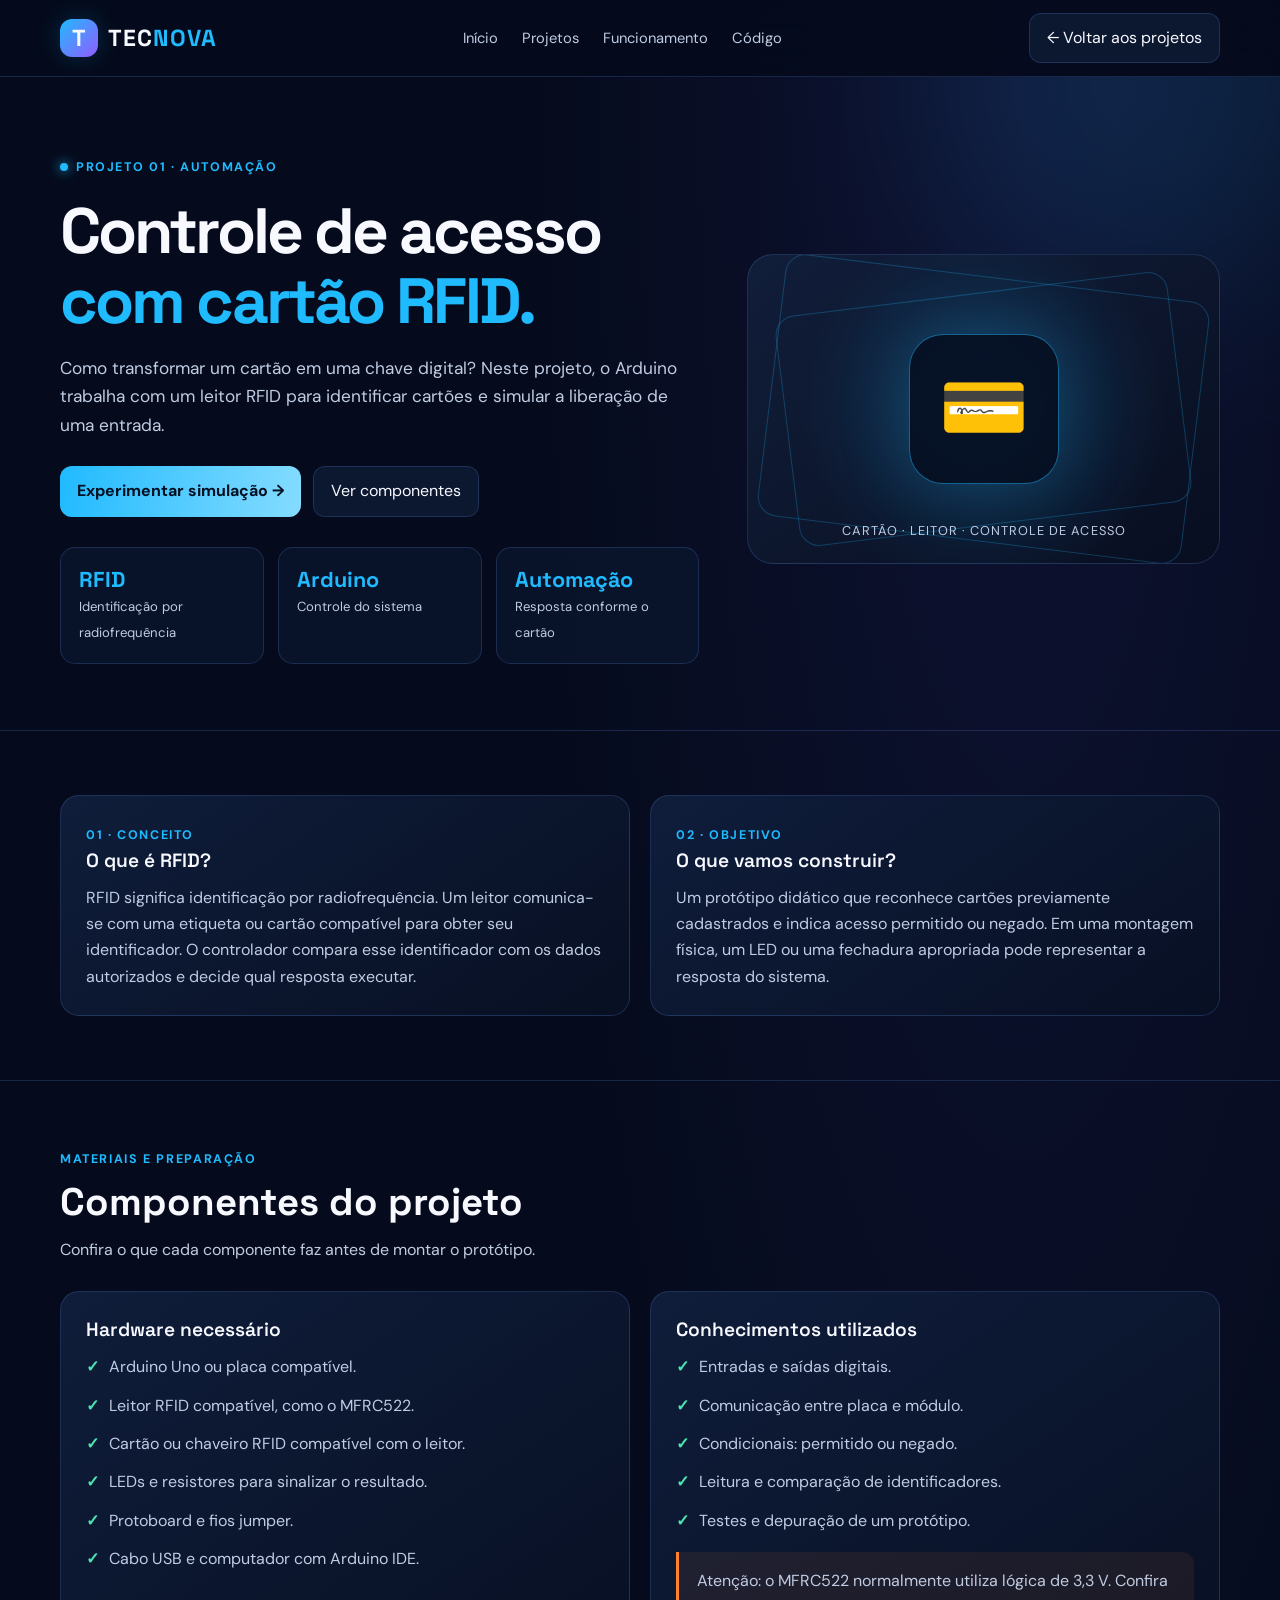
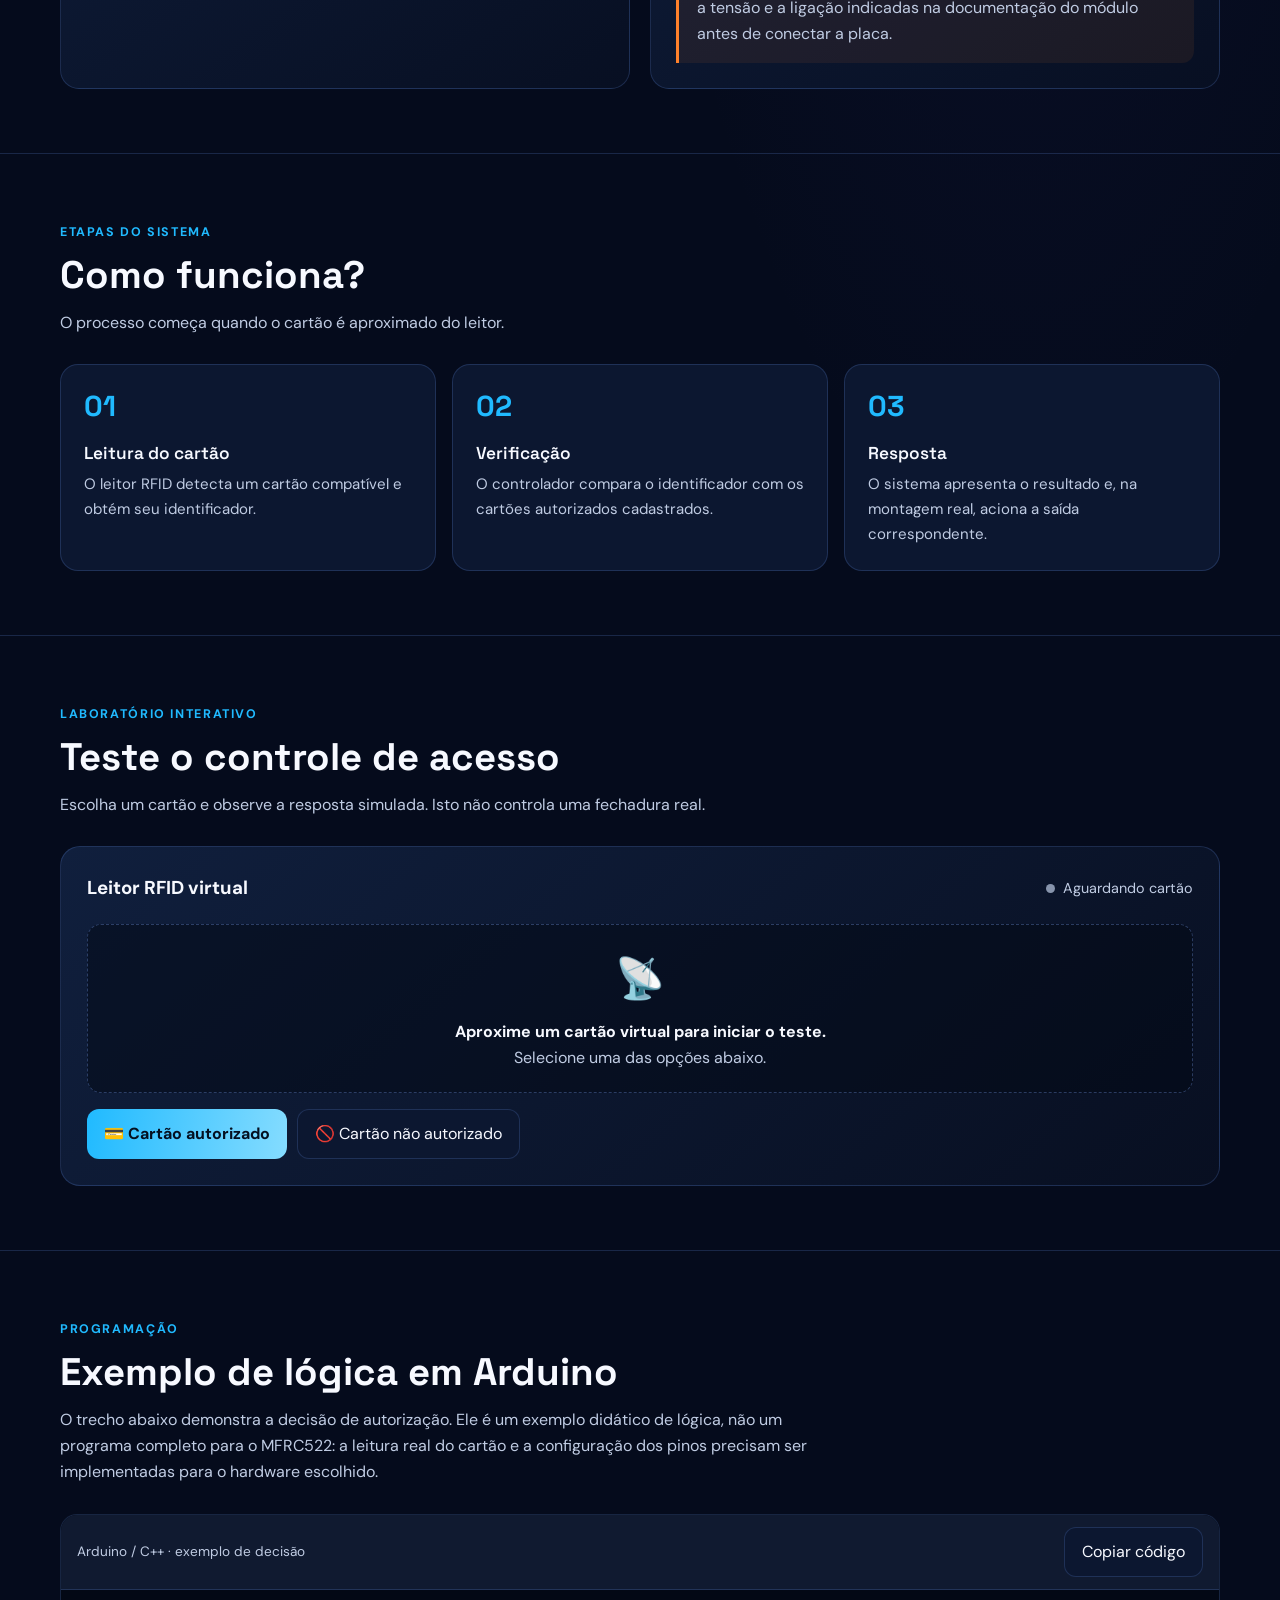
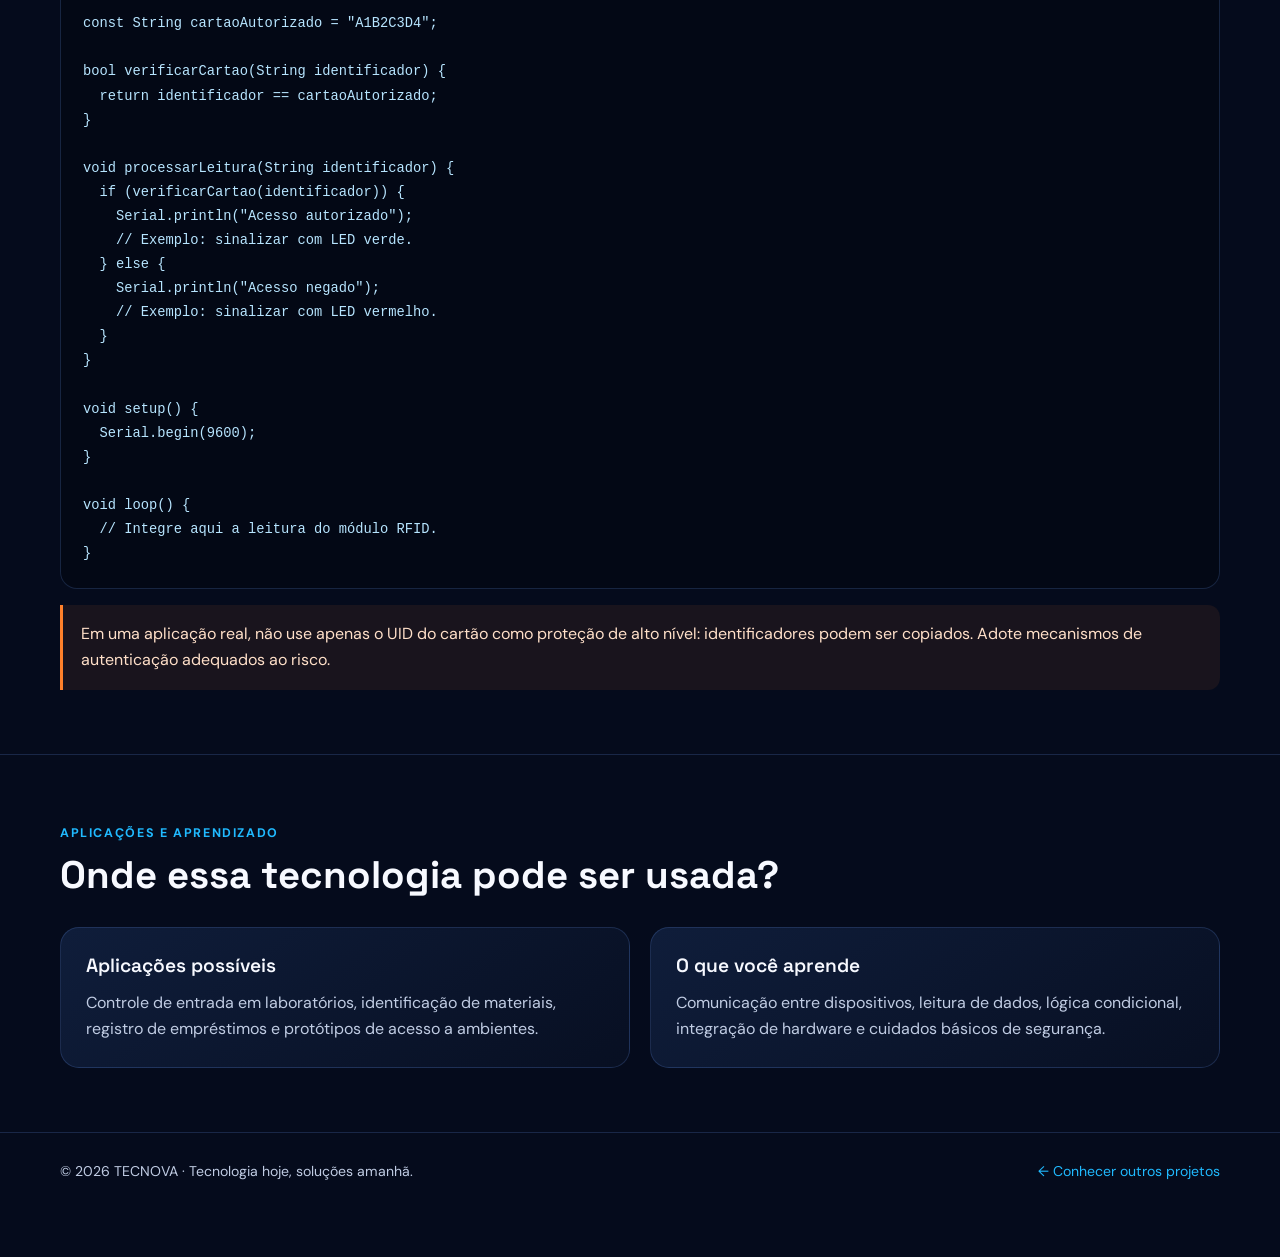
<file: projetos/acesso.html>
<!DOCTYPE html>
<html lang="pt-BR">
<head>
  <meta charset="UTF-8">
  <meta name="viewport" content="width=device-width, initial-scale=1">
  <title>Controle de Acesso RFID | TECNOVA</title>
  <link rel="stylesheet" href="projetos.css">
  <style>:root { --cor-projeto: #20baff; }</style>
</head>
<body>
<header class="topo">
  <div class="container topo-conteudo">
    <a class="marca" href="../index.html">
      <span class="marca-simbolo">T</span><span>TEC<span>NOVA</span></span>
    </a>
    <nav class="navegacao" aria-label="Navegação principal">
      <a href="../index.html">Início</a>
      <a href="../index.html#projetos">Projetos</a>
      <a href="#funcionamento">Funcionamento</a>
      <a href="#codigo">Código</a>
    </nav>
    <a class="botao-voltar" href="../index.html#projetos">← Voltar aos projetos</a>
  </div>
</header>

<main>
  <section class="hero-projeto">
    <div class="container hero-grade">
      <div>
        <span class="sobretitulo"><span class="ponto"></span> PROJETO 01 · AUTOMAÇÃO</span>
        <h1>Controle de acesso <span>com cartão RFID.</span></h1>
        <p class="hero-descricao">
          Como transformar um cartão em uma chave digital? Neste projeto,
          o Arduino trabalha com um leitor RFID para identificar cartões
          e simular a liberação de uma entrada.
        </p>
        <div class="hero-acoes">
          <a class="botao-principal" href="#simulador">Experimentar simulação →</a>
          <a class="botao-secundario" href="#componentes">Ver componentes</a>
        </div>
        <div class="indicadores">
          <div class="indicador"><strong>RFID</strong><span>Identificação por radiofrequência</span></div>
          <div class="indicador"><strong>Arduino</strong><span>Controle do sistema</span></div>
          <div class="indicador"><strong>Automação</strong><span>Resposta conforme o cartão</span></div>
        </div>
      </div>
      <div class="hero-visual">
        <div class="visual-icone">💳</div>
        <span class="visual-legenda">CARTÃO · LEITOR · CONTROLE DE ACESSO</span>
      </div>
    </div>
  </section>

  <section class="secao">
    <div class="container grade-dois">
      <article class="painel">
        <span class="sobretitulo">01 · CONCEITO</span>
        <h3>O que é RFID?</h3>
        <p>
          RFID significa identificação por radiofrequência. Um leitor
          comunica-se com uma etiqueta ou cartão compatível para obter
          seu identificador. O controlador compara esse identificador
          com os dados autorizados e decide qual resposta executar.
        </p>
      </article>
      <article class="painel">
        <span class="sobretitulo">02 · OBJETIVO</span>
        <h3>O que vamos construir?</h3>
        <p>
          Um protótipo didático que reconhece cartões previamente
          cadastrados e indica acesso permitido ou negado. Em uma
          montagem física, um LED ou uma fechadura apropriada pode
          representar a resposta do sistema.
        </p>
      </article>
    </div>
  </section>

  <section class="secao" id="componentes">
    <div class="container">
      <div class="secao-cabecalho">
        <span class="sobretitulo">MATERIAIS E PREPARAÇÃO</span>
        <h2>Componentes do projeto</h2>
        <p>Confira o que cada componente faz antes de montar o protótipo.</p>
      </div>
      <div class="grade-dois">
        <article class="painel">
          <h3>Hardware necessário</h3>
          <ul class="lista">
            <li>Arduino Uno ou placa compatível.</li>
            <li>Leitor RFID compatível, como o MFRC522.</li>
            <li>Cartão ou chaveiro RFID compatível com o leitor.</li>
            <li>LEDs e resistores para sinalizar o resultado.</li>
            <li>Protoboard e fios jumper.</li>
            <li>Cabo USB e computador com Arduino IDE.</li>
          </ul>
        </article>
        <article class="painel">
          <h3>Conhecimentos utilizados</h3>
          <ul class="lista">
            <li>Entradas e saídas digitais.</li>
            <li>Comunicação entre placa e módulo.</li>
            <li>Condicionais: permitido ou negado.</li>
            <li>Leitura e comparação de identificadores.</li>
            <li>Testes e depuração de um protótipo.</li>
          </ul>
          <p class="aviso" style="margin-top:18px">
            Atenção: o MFRC522 normalmente utiliza lógica de 3,3 V.
            Confira a tensão e a ligação indicadas na documentação
            do módulo antes de conectar a placa.
          </p>
        </article>
      </div>
    </div>
  </section>

  <section class="secao" id="funcionamento">
    <div class="container">
      <div class="secao-cabecalho">
        <span class="sobretitulo">ETAPAS DO SISTEMA</span>
        <h2>Como funciona?</h2>
        <p>O processo começa quando o cartão é aproximado do leitor.</p>
      </div>
      <div class="passos">
        <article class="passo"><h3>Leitura do cartão</h3><p>O leitor RFID detecta um cartão compatível e obtém seu identificador.</p></article>
        <article class="passo"><h3>Verificação</h3><p>O controlador compara o identificador com os cartões autorizados cadastrados.</p></article>
        <article class="passo"><h3>Resposta</h3><p>O sistema apresenta o resultado e, na montagem real, aciona a saída correspondente.</p></article>
      </div>
    </div>
  </section>

  <section class="secao" id="simulador">
    <div class="container">
      <div class="secao-cabecalho">
        <span class="sobretitulo">LABORATÓRIO INTERATIVO</span>
        <h2>Teste o controle de acesso</h2>
        <p>Escolha um cartão e observe a resposta simulada. Isto não controla uma fechadura real.</p>
      </div>
      <div class="simulador">
        <div class="simulador-topo">
          <h3>Leitor RFID virtual</h3>
          <span id="acesso-status" class="status">Aguardando cartão</span>
        </div>
        <div class="simulador-area">
          <span class="simulador-icone">📡</span>
          <strong id="acesso-mensagem">Aproxime um cartão virtual para iniciar o teste.</strong>
          <p>Selecione uma das opções abaixo.</p>
        </div>
        <div class="simulador-botoes">
          <button class="botao-principal" data-acesso="permitir">💳 Cartão autorizado</button>
          <button class="botao-secundario" data-acesso="negar">🚫 Cartão não autorizado</button>
        </div>
      </div>
    </div>
  </section>

  <section class="secao" id="codigo">
    <div class="container">
      <div class="secao-cabecalho">
        <span class="sobretitulo">PROGRAMAÇÃO</span>
        <h2>Exemplo de lógica em Arduino</h2>
        <p>
          O trecho abaixo demonstra a decisão de autorização. Ele é um
          exemplo didático de lógica, não um programa completo para o
          MFRC522: a leitura real do cartão e a configuração dos pinos
          precisam ser implementadas para o hardware escolhido.
        </p>
      </div>
      <div class="codigo-caixa">
        <div class="codigo-topo">
          <span>Arduino / C++ · exemplo de decisão</span>
          <button class="botao-copiar" data-copiar="codigo-rfid">Copiar código</button>
        </div>
        <pre><code id="codigo-rfid">const String cartaoAutorizado = "A1B2C3D4";

bool verificarCartao(String identificador) {
  return identificador == cartaoAutorizado;
}

void processarLeitura(String identificador) {
  if (verificarCartao(identificador)) {
    Serial.println("Acesso autorizado");
    // Exemplo: sinalizar com LED verde.
  } else {
    Serial.println("Acesso negado");
    // Exemplo: sinalizar com LED vermelho.
  }
}

void setup() {
  Serial.begin(9600);
}

void loop() {
  // Integre aqui a leitura do módulo RFID.
}</code></pre>
      </div>
      <p class="aviso" style="margin-top:16px">
        Em uma aplicação real, não use apenas o UID do cartão como
        proteção de alto nível: identificadores podem ser copiados.
        Adote mecanismos de autenticação adequados ao risco.
      </p>
    </div>
  </section>

  <section class="secao">
    <div class="container">
      <div class="secao-cabecalho">
        <span class="sobretitulo">APLICAÇÕES E APRENDIZADO</span>
        <h2>Onde essa tecnologia pode ser usada?</h2>
      </div>
      <div class="grade-dois">
        <article class="painel"><h3>Aplicações possíveis</h3><p>Controle de entrada em laboratórios, identificação de materiais, registro de empréstimos e protótipos de acesso a ambientes.</p></article>
        <article class="painel"><h3>O que você aprende</h3><p>Comunicação entre dispositivos, leitura de dados, lógica condicional, integração de hardware e cuidados básicos de segurança.</p></article>
      </div>
    </div>
  </section>
</main>

<footer class="rodape">
  <div class="container rodape-conteudo">
    <span>© <span data-ano></span> TECNOVA · Tecnologia hoje, soluções amanhã.</span>
    <a href="../index.html#projetos">← Conhecer outros projetos</a>
  </div>
</footer>
<script src="projetos.js"></script>
</body>
</html>
</file>
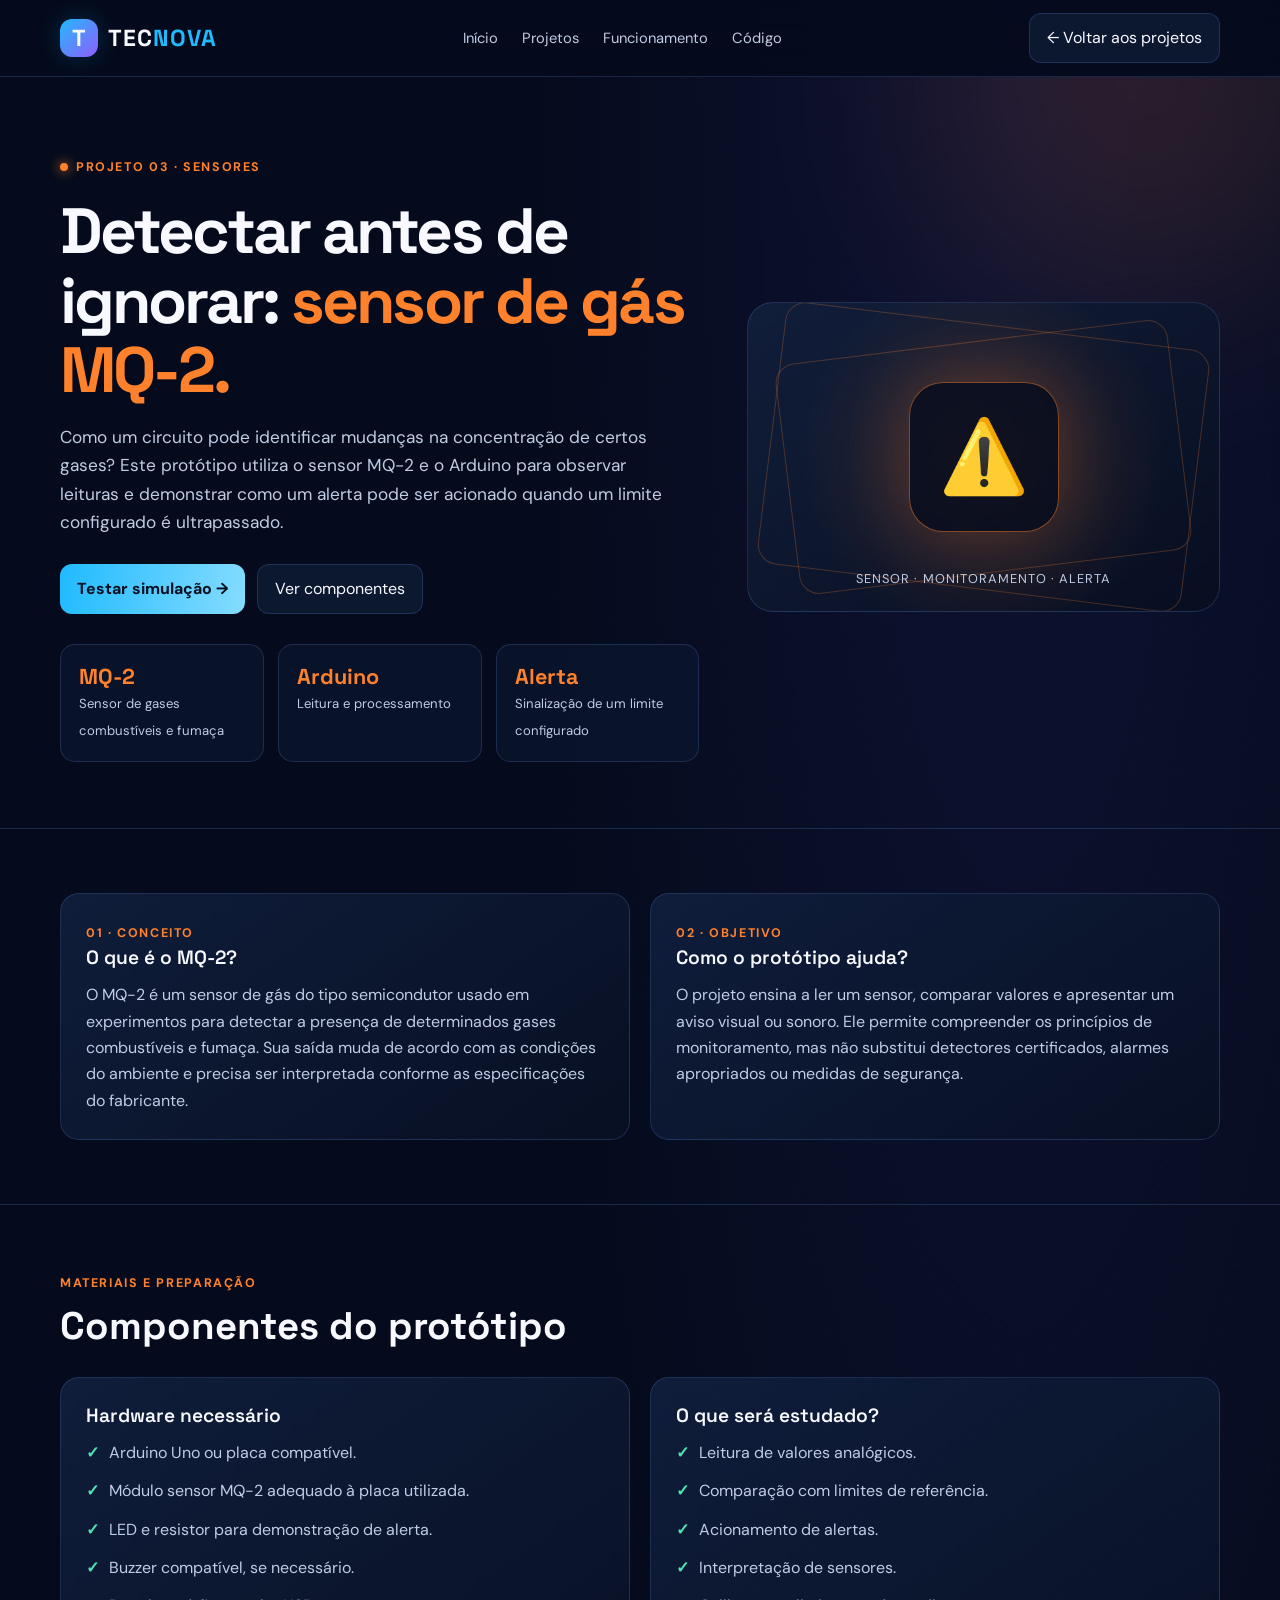
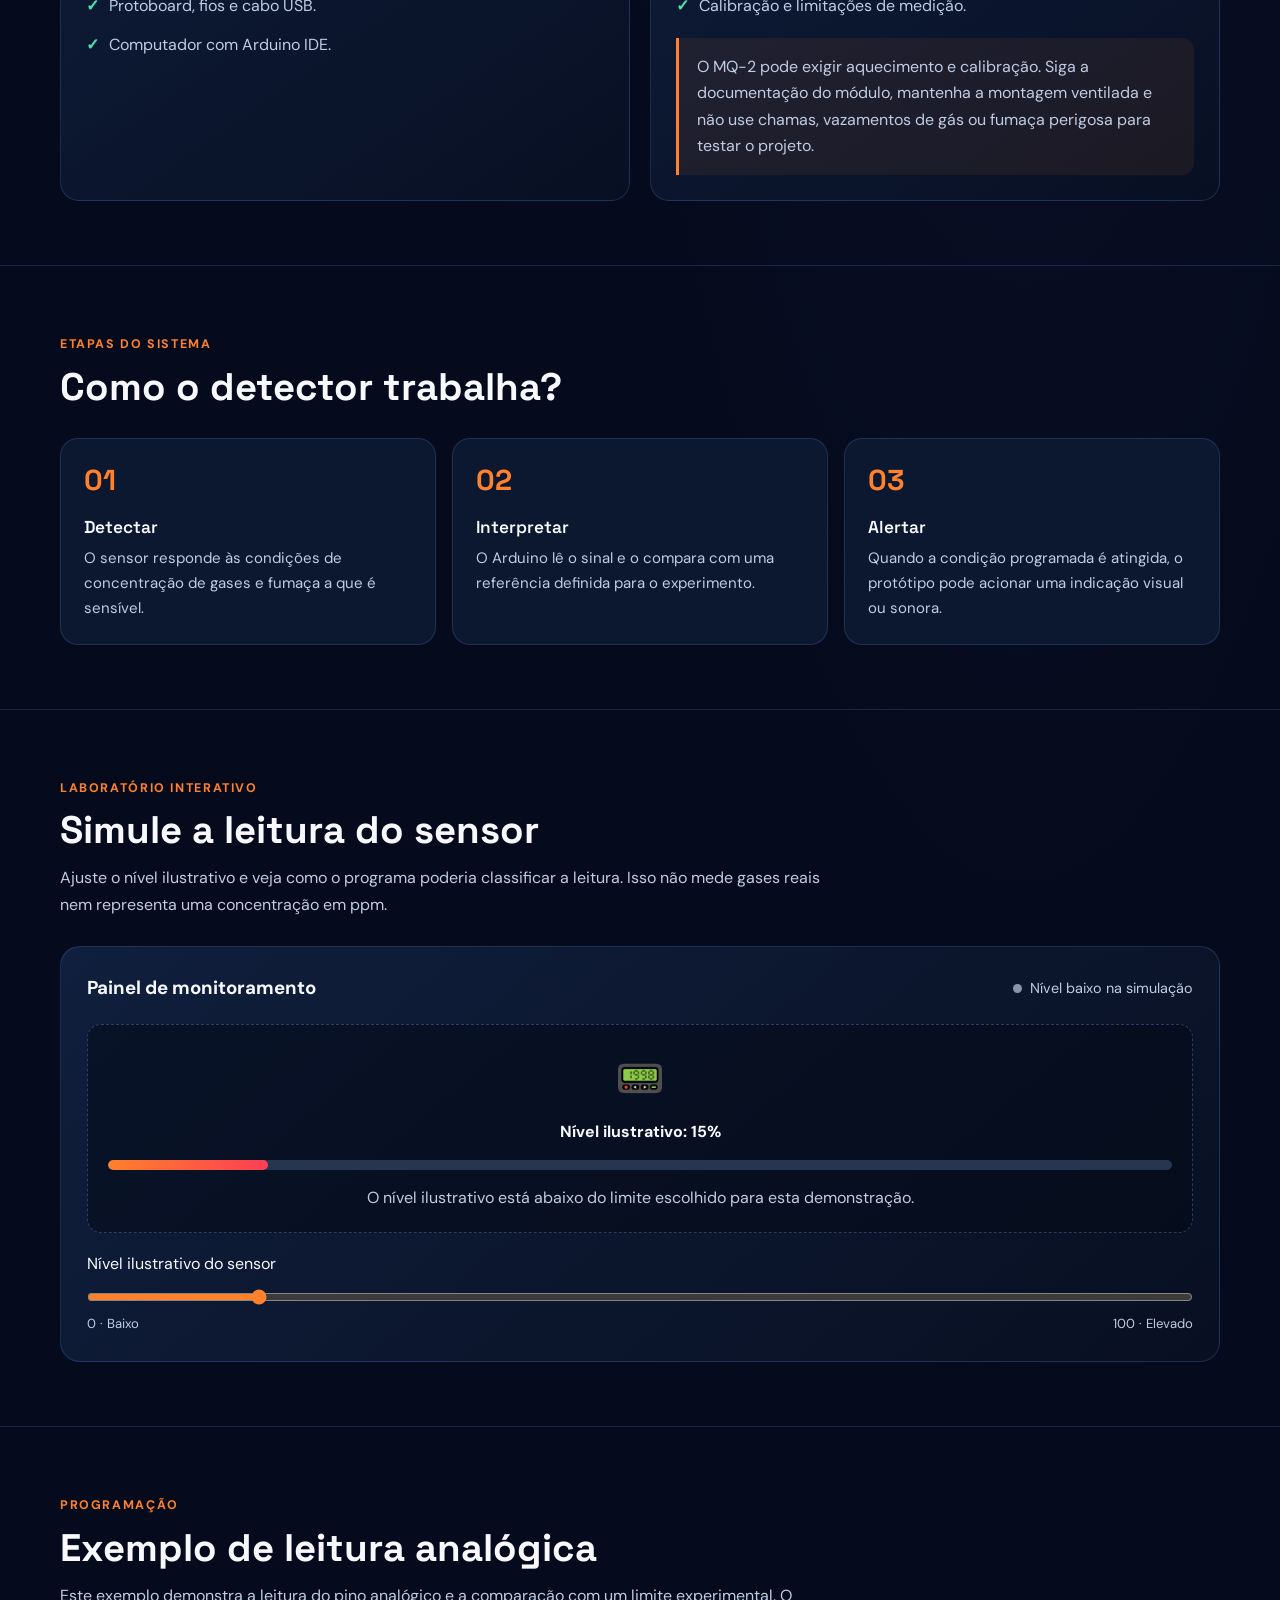
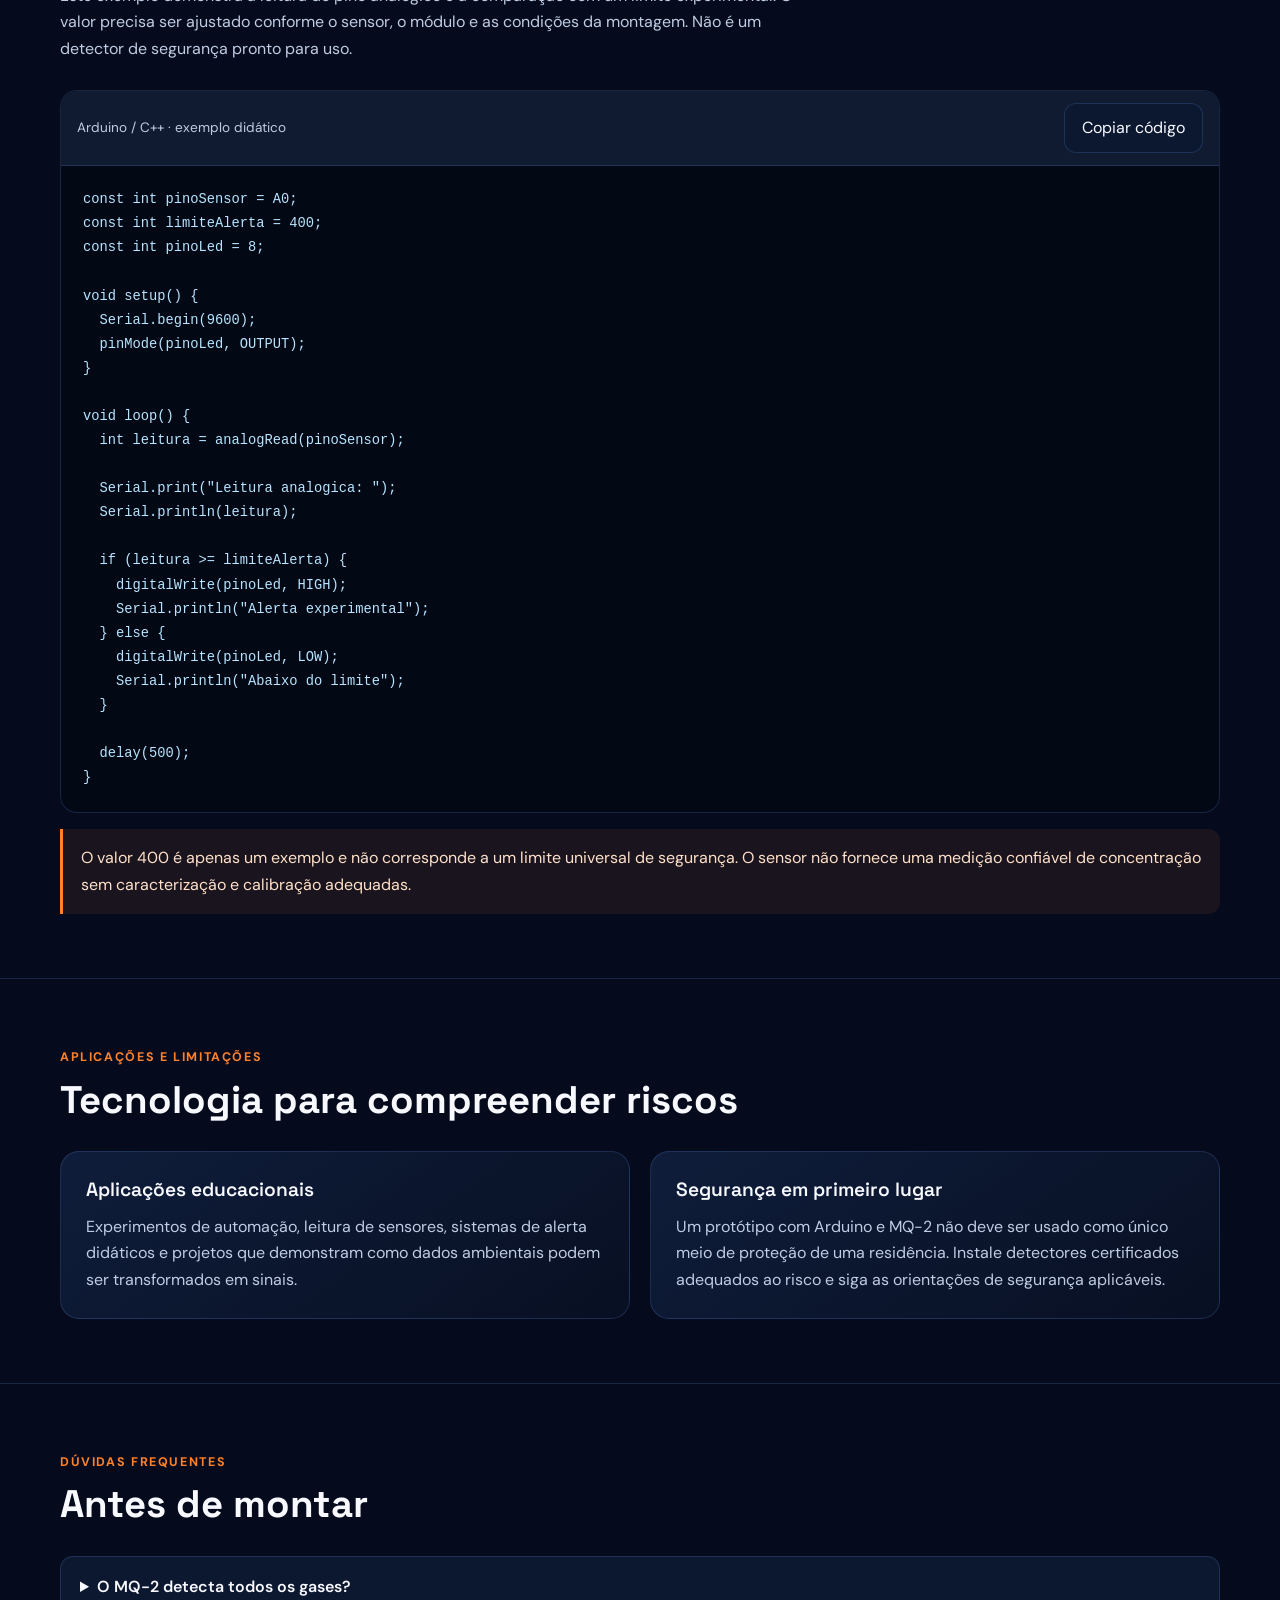
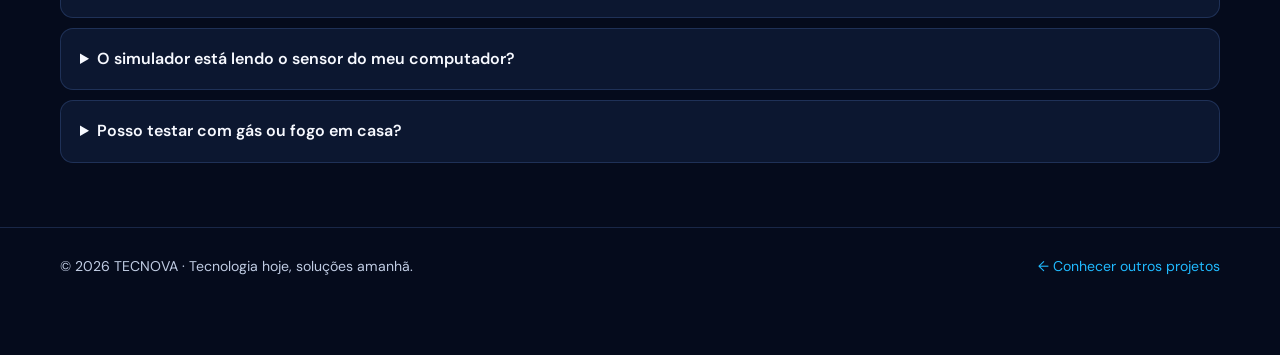
<file: projetos/gas.html>
<!DOCTYPE html>
<html lang="pt-BR">
<head>
  <meta charset="UTF-8">
  <meta name="viewport" content="width=device-width, initial-scale=1">
  <title>Sensor de Gás MQ-2 | TECNOVA</title>
  <link rel="stylesheet" href="projetos.css">
  <style>:root { --cor-projeto: #ff812b; }</style>
</head>
<body>
<header class="topo">
  <div class="container topo-conteudo">
    <a class="marca" href="../index.html">
      <span class="marca-simbolo">T</span><span>TEC<span>NOVA</span></span>
    </a>
    <nav class="navegacao" aria-label="Navegação principal">
      <a href="../index.html">Início</a>
      <a href="../index.html#projetos">Projetos</a>
      <a href="#funcionamento">Funcionamento</a>
      <a href="#codigo">Código</a>
    </nav>
    <a class="botao-voltar" href="../index.html#projetos">← Voltar aos projetos</a>
  </div>
</header>

<main>
  <section class="hero-projeto">
    <div class="container hero-grade">
      <div>
        <span class="sobretitulo"><span class="ponto"></span> PROJETO 03 · SENSORES</span>
        <h1>Detectar antes de ignorar: <span>sensor de gás MQ-2.</span></h1>
        <p class="hero-descricao">
          Como um circuito pode identificar mudanças na concentração de
          certos gases? Este protótipo utiliza o sensor MQ-2 e o Arduino
          para observar leituras e demonstrar como um alerta pode ser
          acionado quando um limite configurado é ultrapassado.
        </p>
        <div class="hero-acoes">
          <a class="botao-principal" href="#simulador">Testar simulação →</a>
          <a class="botao-secundario" href="#componentes">Ver componentes</a>
        </div>
        <div class="indicadores">
          <div class="indicador"><strong>MQ-2</strong><span>Sensor de gases combustíveis e fumaça</span></div>
          <div class="indicador"><strong>Arduino</strong><span>Leitura e processamento</span></div>
          <div class="indicador"><strong>Alerta</strong><span>Sinalização de um limite configurado</span></div>
        </div>
      </div>
      <div class="hero-visual">
        <div class="visual-icone">⚠️</div>
        <span class="visual-legenda">SENSOR · MONITORAMENTO · ALERTA</span>
      </div>
    </div>
  </section>

  <section class="secao">
    <div class="container grade-dois">
      <article class="painel">
        <span class="sobretitulo">01 · CONCEITO</span>
        <h3>O que é o MQ-2?</h3>
        <p>
          O MQ-2 é um sensor de gás do tipo semicondutor usado em
          experimentos para detectar a presença de determinados gases
          combustíveis e fumaça. Sua saída muda de acordo com as
          condições do ambiente e precisa ser interpretada conforme
          as especificações do fabricante.
        </p>
      </article>
      <article class="painel">
        <span class="sobretitulo">02 · OBJETIVO</span>
        <h3>Como o protótipo ajuda?</h3>
        <p>
          O projeto ensina a ler um sensor, comparar valores e apresentar
          um aviso visual ou sonoro. Ele permite compreender os princípios
          de monitoramento, mas não substitui detectores certificados,
          alarmes apropriados ou medidas de segurança.
        </p>
      </article>
    </div>
  </section>

  <section class="secao" id="componentes">
    <div class="container">
      <div class="secao-cabecalho">
        <span class="sobretitulo">MATERIAIS E PREPARAÇÃO</span>
        <h2>Componentes do protótipo</h2>
      </div>
      <div class="grade-dois">
        <article class="painel">
          <h3>Hardware necessário</h3>
          <ul class="lista">
            <li>Arduino Uno ou placa compatível.</li>
            <li>Módulo sensor MQ-2 adequado à placa utilizada.</li>
            <li>LED e resistor para demonstração de alerta.</li>
            <li>Buzzer compatível, se necessário.</li>
            <li>Protoboard, fios e cabo USB.</li>
            <li>Computador com Arduino IDE.</li>
          </ul>
        </article>
        <article class="painel">
          <h3>O que será estudado?</h3>
          <ul class="lista">
            <li>Leitura de valores analógicos.</li>
            <li>Comparação com limites de referência.</li>
            <li>Acionamento de alertas.</li>
            <li>Interpretação de sensores.</li>
            <li>Calibração e limitações de medição.</li>
          </ul>
          <p class="aviso" style="margin-top:18px">
            O MQ-2 pode exigir aquecimento e calibração. Siga a
            documentação do módulo, mantenha a montagem ventilada
            e não use chamas, vazamentos de gás ou fumaça perigosa
            para testar o projeto.
          </p>
        </article>
      </div>
    </div>
  </section>

  <section class="secao" id="funcionamento">
    <div class="container">
      <div class="secao-cabecalho">
        <span class="sobretitulo">ETAPAS DO SISTEMA</span>
        <h2>Como o detector trabalha?</h2>
      </div>
      <div class="passos">
        <article class="passo"><h3>Detectar</h3><p>O sensor responde às condições de concentração de gases e fumaça a que é sensível.</p></article>
        <article class="passo"><h3>Interpretar</h3><p>O Arduino lê o sinal e o compara com uma referência definida para o experimento.</p></article>
        <article class="passo"><h3>Alertar</h3><p>Quando a condição programada é atingida, o protótipo pode acionar uma indicação visual ou sonora.</p></article>
      </div>
    </div>
  </section>

  <section class="secao" id="simulador">
    <div class="container">
      <div class="secao-cabecalho">
        <span class="sobretitulo">LABORATÓRIO INTERATIVO</span>
        <h2>Simule a leitura do sensor</h2>
        <p>
          Ajuste o nível ilustrativo e veja como o programa poderia
          classificar a leitura. Isso não mede gases reais nem representa
          uma concentração em ppm.
        </p>
      </div>
      <div class="simulador">
        <div class="simulador-topo">
          <h3>Painel de monitoramento</h3>
          <span id="gas-status" class="status">Nível baixo na simulação</span>
        </div>
        <div class="simulador-area">
          <span class="simulador-icone">📟</span>
          <strong>Nível ilustrativo: <span id="gas-valor">15%</span></strong>
          <div class="barra"><span id="gas-barra" style="width:15%;background:linear-gradient(90deg,#ff812b,#ff3d54)"></span></div>
          <p id="gas-mensagem">
            O nível ilustrativo está abaixo do limite escolhido para esta demonstração.
          </p>
        </div>
        <label for="gas-nivel" style="display:block;margin-top:18px">
          Nível ilustrativo do sensor
        </label>
        <input id="gas-nivel" type="range" min="0" max="100" value="15"
          style="width:100%;accent-color:var(--cor-projeto);margin-top:12px">
        <div style="display:flex;justify-content:space-between;color:var(--texto);font-size:.82rem">
          <span>0 · Baixo</span><span>100 · Elevado</span>
        </div>
      </div>
    </div>
  </section>

  <section class="secao" id="codigo">
    <div class="container">
      <div class="secao-cabecalho">
        <span class="sobretitulo">PROGRAMAÇÃO</span>
        <h2>Exemplo de leitura analógica</h2>
        <p>
          Este exemplo demonstra a leitura do pino analógico e a
          comparação com um limite experimental. O valor precisa
          ser ajustado conforme o sensor, o módulo e as condições
          da montagem. Não é um detector de segurança pronto para uso.
        </p>
      </div>
      <div class="codigo-caixa">
        <div class="codigo-topo">
          <span>Arduino / C++ · exemplo didático</span>
          <button class="botao-copiar" data-copiar="codigo-gas">Copiar código</button>
        </div>
        <pre><code id="codigo-gas">const int pinoSensor = A0;
const int limiteAlerta = 400;
const int pinoLed = 8;

void setup() {
  Serial.begin(9600);
  pinMode(pinoLed, OUTPUT);
}

void loop() {
  int leitura = analogRead(pinoSensor);

  Serial.print("Leitura analogica: ");
  Serial.println(leitura);

  if (leitura >= limiteAlerta) {
    digitalWrite(pinoLed, HIGH);
    Serial.println("Alerta experimental");
  } else {
    digitalWrite(pinoLed, LOW);
    Serial.println("Abaixo do limite");
  }

  delay(500);
}</code></pre>
      </div>
      <p class="aviso" style="margin-top:16px">
        O valor 400 é apenas um exemplo e não corresponde a um limite
        universal de segurança. O sensor não fornece uma medição
        confiável de concentração sem caracterização e calibração
        adequadas.
      </p>
    </div>
  </section>

  <section class="secao">
    <div class="container">
      <div class="secao-cabecalho">
        <span class="sobretitulo">APLICAÇÕES E LIMITAÇÕES</span>
        <h2>Tecnologia para compreender riscos</h2>
      </div>
      <div class="grade-dois">
        <article class="painel">
          <h3>Aplicações educacionais</h3>
          <p>
            Experimentos de automação, leitura de sensores, sistemas
            de alerta didáticos e projetos que demonstram como dados
            ambientais podem ser transformados em sinais.
          </p>
        </article>
        <article class="painel">
          <h3>Segurança em primeiro lugar</h3>
          <p>
            Um protótipo com Arduino e MQ-2 não deve ser usado como
            único meio de proteção de uma residência. Instale detectores
            certificados adequados ao risco e siga as orientações de
            segurança aplicáveis.
          </p>
        </article>
      </div>
    </div>
  </section>

  <section class="secao">
    <div class="container">
      <div class="secao-cabecalho">
        <span class="sobretitulo">DÚVIDAS FREQUENTES</span>
        <h2>Antes de montar</h2>
      </div>
      <div class="perguntas">
        <details class="pergunta">
          <summary>O MQ-2 detecta todos os gases?</summary>
          <p>Não. Sua sensibilidade depende do gás, das condições ambientais e do modelo. Ele não é um detector universal.</p>
        </details>
        <details class="pergunta">
          <summary>O simulador está lendo o sensor do meu computador?</summary>
          <p>Não. O controle da página altera somente um valor ilustrativo no navegador. Não há conexão com hardware.</p>
        </details>
        <details class="pergunta">
          <summary>Posso testar com gás ou fogo em casa?</summary>
          <p>Não faça testes com vazamentos, chamas ou fumaça perigosa. Para aprender, utilize a simulação da página e testes apropriados, supervisionados e sem exposição a riscos.</p>
        </details>
      </div>
    </div>
  </section>
</main>

<footer class="rodape">
  <div class="container rodape-conteudo">
    <span>© <span data-ano></span> TECNOVA · Tecnologia hoje, soluções amanhã.</span>
    <a href="../index.html#projetos">← Conhecer outros projetos</a>
  </div>
</footer>
<script src="projetos.js"></script>
</body>
</html>
</file>
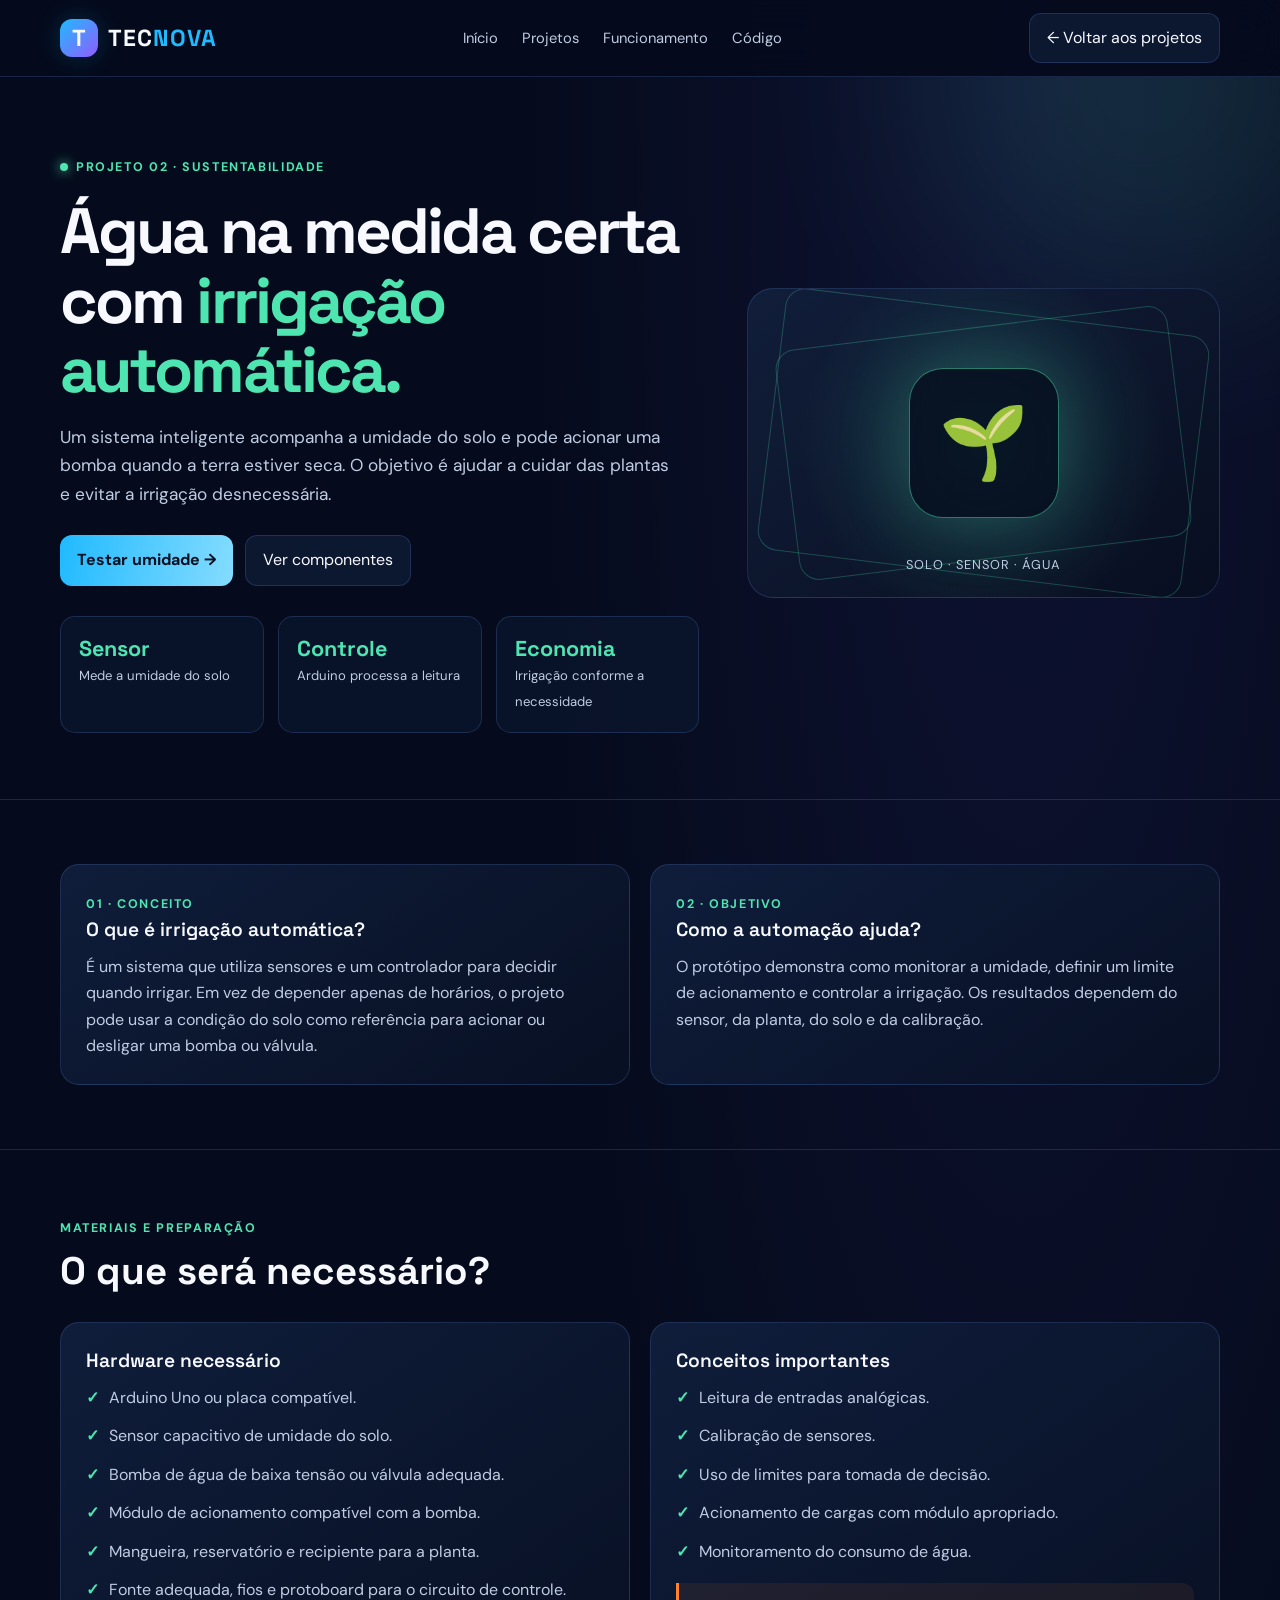
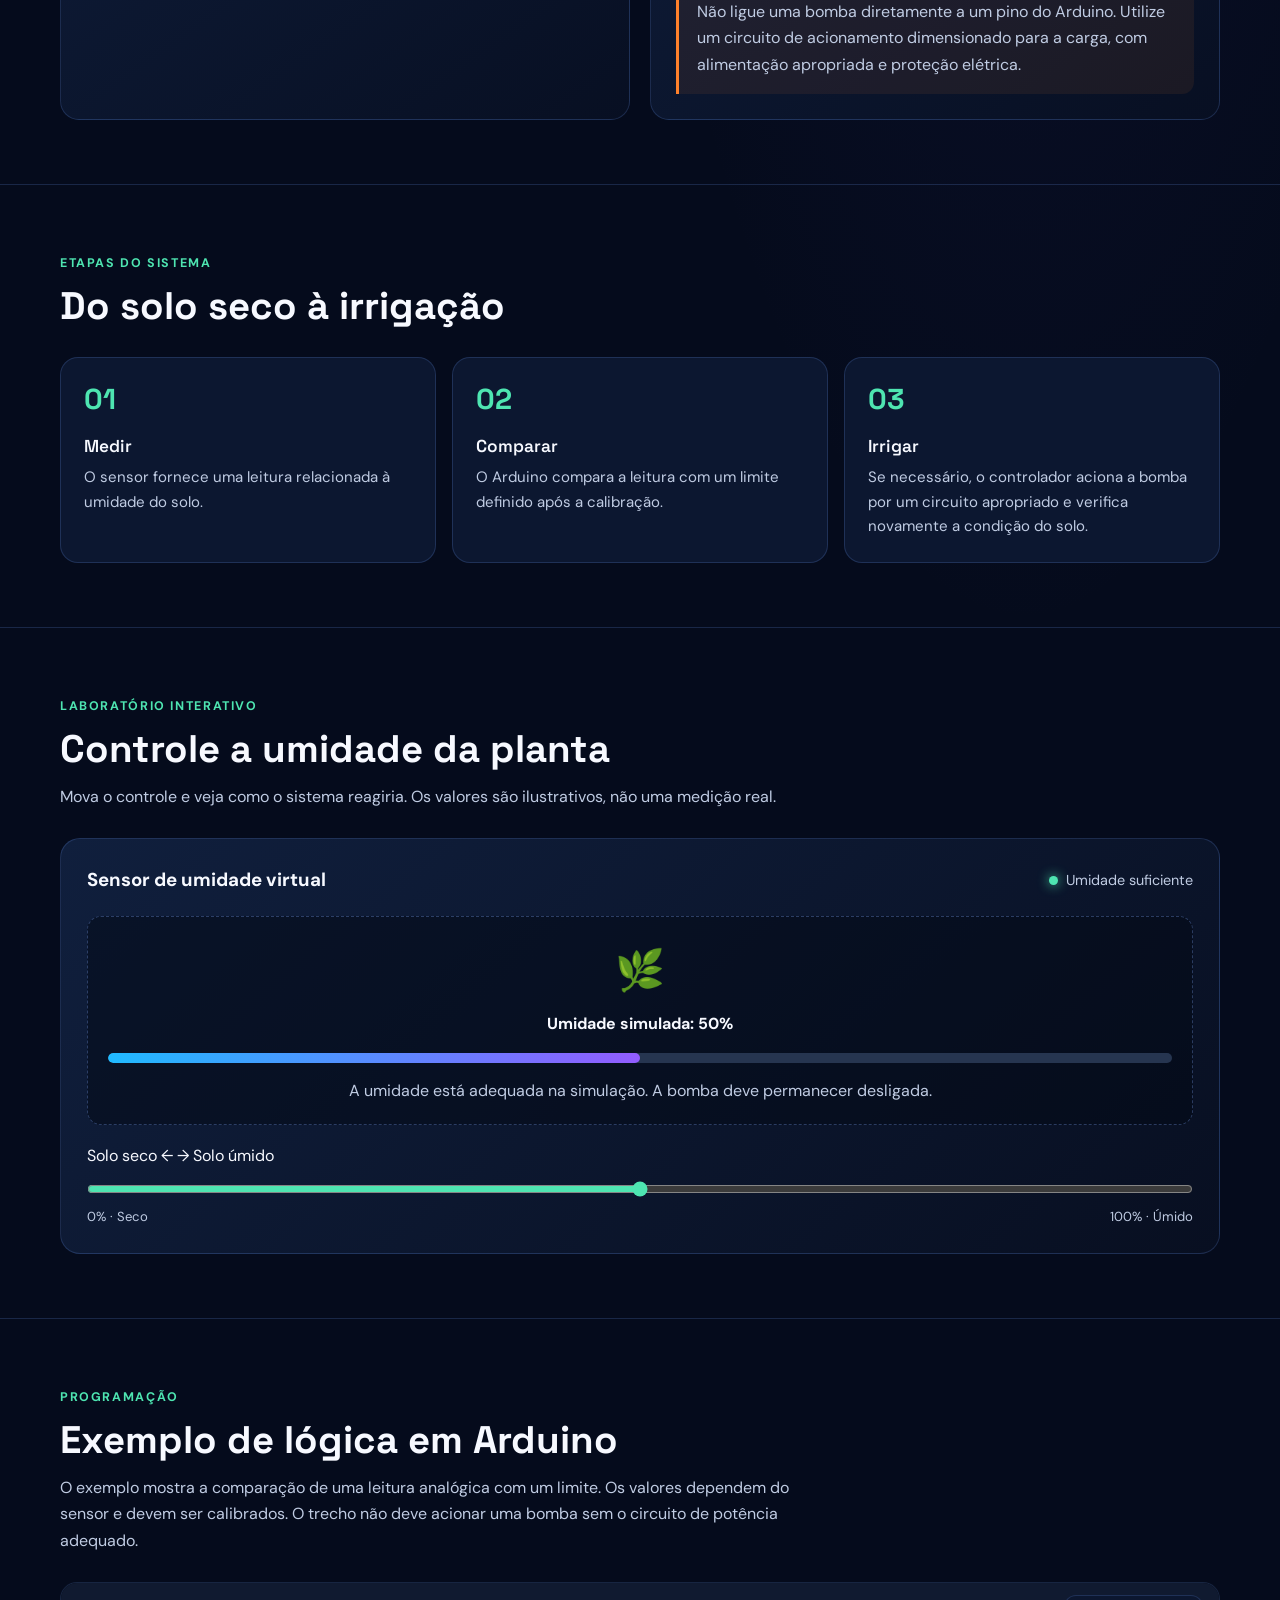
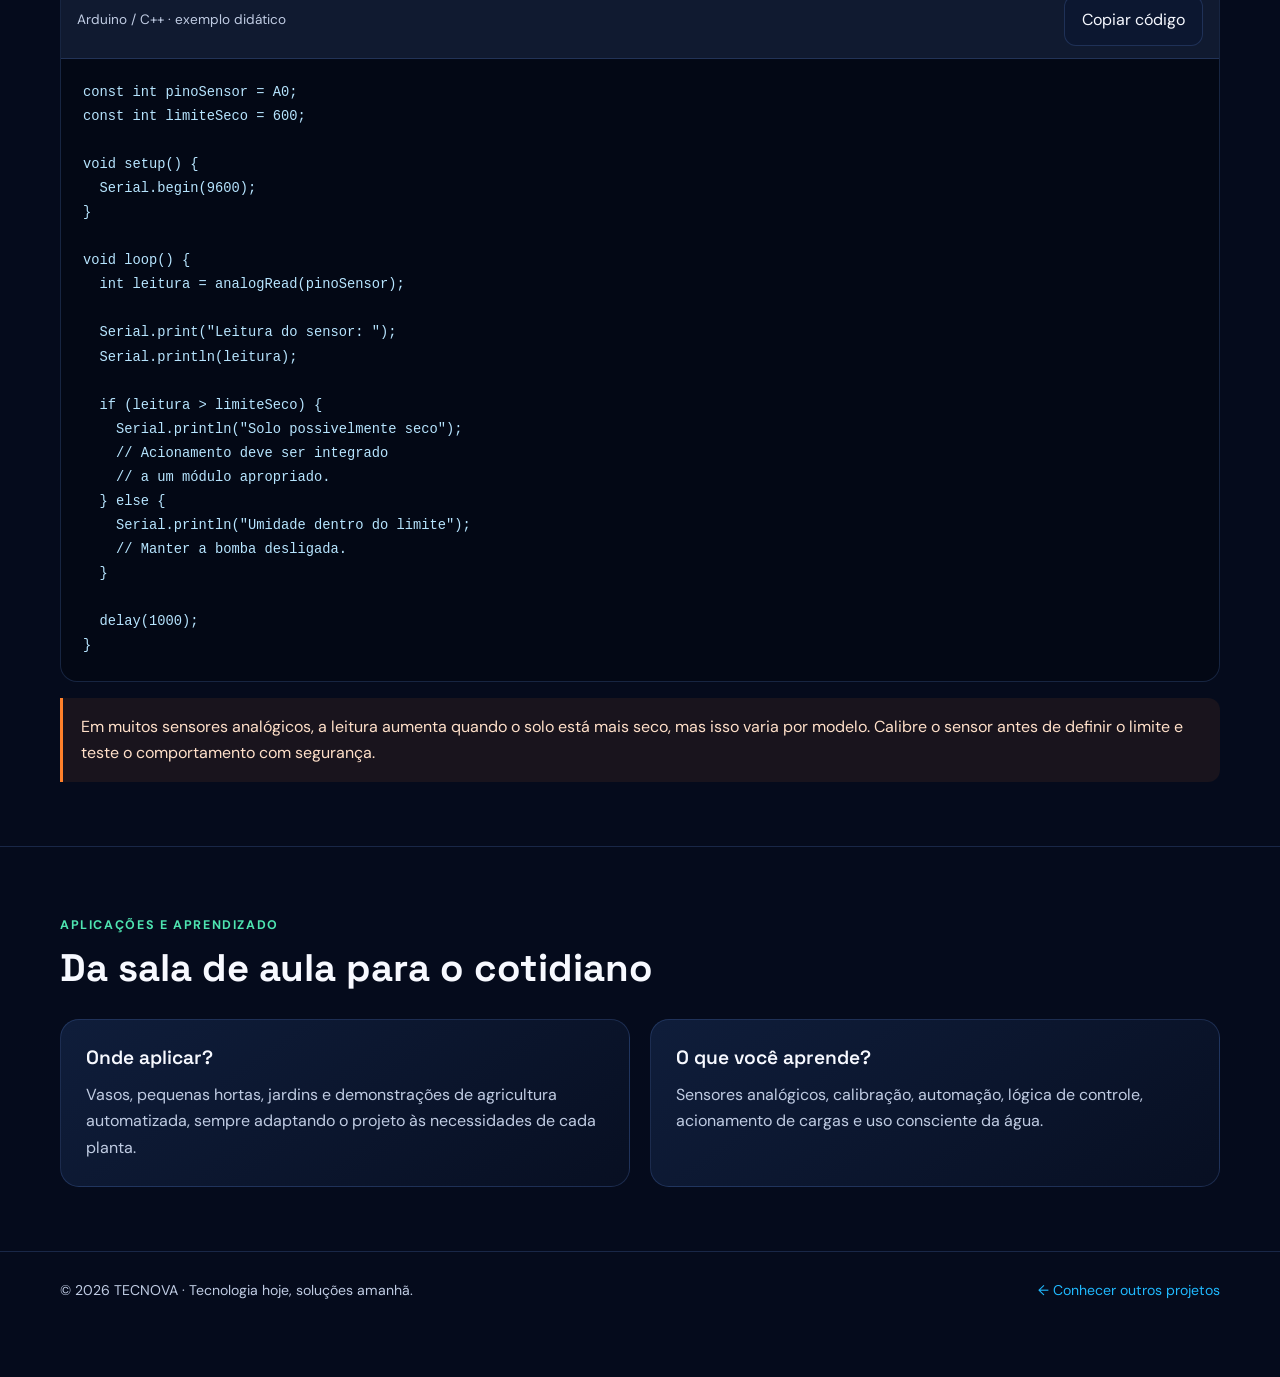
<file: projetos/irrigacao.html>
<!DOCTYPE html>
<html lang="pt-BR">
<head>
  <meta charset="UTF-8">
  <meta name="viewport" content="width=device-width, initial-scale=1">
  <title>Irrigação Automática | TECNOVA</title>
  <link rel="stylesheet" href="projetos.css">
  <style>:root { --cor-projeto: #4ee5b1; }</style>
</head>
<body>
<header class="topo">
  <div class="container topo-conteudo">
    <a class="marca" href="../index.html">
      <span class="marca-simbolo">T</span><span>TEC<span>NOVA</span></span>
    </a>
    <nav class="navegacao" aria-label="Navegação principal">
      <a href="../index.html">Início</a>
      <a href="../index.html#projetos">Projetos</a>
      <a href="#funcionamento">Funcionamento</a>
      <a href="#codigo">Código</a>
    </nav>
    <a class="botao-voltar" href="../index.html#projetos">← Voltar aos projetos</a>
  </div>
</header>

<main>
  <section class="hero-projeto">
    <div class="container hero-grade">
      <div>
        <span class="sobretitulo"><span class="ponto"></span> PROJETO 02 · SUSTENTABILIDADE</span>
        <h1>Água na medida certa com <span>irrigação automática.</span></h1>
        <p class="hero-descricao">
          Um sistema inteligente acompanha a umidade do solo e pode
          acionar uma bomba quando a terra estiver seca. O objetivo é
          ajudar a cuidar das plantas e evitar a irrigação desnecessária.
        </p>
        <div class="hero-acoes">
          <a class="botao-principal" href="#simulador">Testar umidade →</a>
          <a class="botao-secundario" href="#componentes">Ver componentes</a>
        </div>
        <div class="indicadores">
          <div class="indicador"><strong>Sensor</strong><span>Mede a umidade do solo</span></div>
          <div class="indicador"><strong>Controle</strong><span>Arduino processa a leitura</span></div>
          <div class="indicador"><strong>Economia</strong><span>Irrigação conforme a necessidade</span></div>
        </div>
      </div>
      <div class="hero-visual">
        <div class="visual-icone">🌱</div>
        <span class="visual-legenda">SOLO · SENSOR · ÁGUA</span>
      </div>
    </div>
  </section>

  <section class="secao">
    <div class="container grade-dois">
      <article class="painel">
        <span class="sobretitulo">01 · CONCEITO</span>
        <h3>O que é irrigação automática?</h3>
        <p>
          É um sistema que utiliza sensores e um controlador para
          decidir quando irrigar. Em vez de depender apenas de horários,
          o projeto pode usar a condição do solo como referência para
          acionar ou desligar uma bomba ou válvula.
        </p>
      </article>
      <article class="painel">
        <span class="sobretitulo">02 · OBJETIVO</span>
        <h3>Como a automação ajuda?</h3>
        <p>
          O protótipo demonstra como monitorar a umidade, definir um
          limite de acionamento e controlar a irrigação. Os resultados
          dependem do sensor, da planta, do solo e da calibração.
        </p>
      </article>
    </div>
  </section>

  <section class="secao" id="componentes">
    <div class="container">
      <div class="secao-cabecalho">
        <span class="sobretitulo">MATERIAIS E PREPARAÇÃO</span>
        <h2>O que será necessário?</h2>
      </div>
      <div class="grade-dois">
        <article class="painel">
          <h3>Hardware necessário</h3>
          <ul class="lista">
            <li>Arduino Uno ou placa compatível.</li>
            <li>Sensor capacitivo de umidade do solo.</li>
            <li>Bomba de água de baixa tensão ou válvula adequada.</li>
            <li>Módulo de acionamento compatível com a bomba.</li>
            <li>Mangueira, reservatório e recipiente para a planta.</li>
            <li>Fonte adequada, fios e protoboard para o circuito de controle.</li>
          </ul>
        </article>
        <article class="painel">
          <h3>Conceitos importantes</h3>
          <ul class="lista">
            <li>Leitura de entradas analógicas.</li>
            <li>Calibração de sensores.</li>
            <li>Uso de limites para tomada de decisão.</li>
            <li>Acionamento de cargas com módulo apropriado.</li>
            <li>Monitoramento do consumo de água.</li>
          </ul>
          <p class="aviso" style="margin-top:18px">
            Não ligue uma bomba diretamente a um pino do Arduino.
            Utilize um circuito de acionamento dimensionado para a carga,
            com alimentação apropriada e proteção elétrica.
          </p>
        </article>
      </div>
    </div>
  </section>

  <section class="secao" id="funcionamento">
    <div class="container">
      <div class="secao-cabecalho">
        <span class="sobretitulo">ETAPAS DO SISTEMA</span>
        <h2>Do solo seco à irrigação</h2>
      </div>
      <div class="passos">
        <article class="passo"><h3>Medir</h3><p>O sensor fornece uma leitura relacionada à umidade do solo.</p></article>
        <article class="passo"><h3>Comparar</h3><p>O Arduino compara a leitura com um limite definido após a calibração.</p></article>
        <article class="passo"><h3>Irrigar</h3><p>Se necessário, o controlador aciona a bomba por um circuito apropriado e verifica novamente a condição do solo.</p></article>
      </div>
    </div>
  </section>

  <section class="secao" id="simulador">
    <div class="container">
      <div class="secao-cabecalho">
        <span class="sobretitulo">LABORATÓRIO INTERATIVO</span>
        <h2>Controle a umidade da planta</h2>
        <p>Mova o controle e veja como o sistema reagiria. Os valores são ilustrativos, não uma medição real.</p>
      </div>
      <div class="simulador">
        <div class="simulador-topo">
          <h3>Sensor de umidade virtual</h3>
          <span id="irrigacao-status" class="status">Analisando</span>
        </div>
        <div class="simulador-area">
          <span class="simulador-icone">🌿</span>
          <strong>Umidade simulada: <span id="umidade-valor">50%</span></strong>
          <div class="barra"><span id="irrigacao-barra"></span></div>
          <p id="irrigacao-mensagem">Ajuste o nível para testar o comportamento do sistema.</p>
        </div>
        <label for="umidade" style="display:block;margin-top:18px">Solo seco ← → Solo úmido</label>
        <input id="umidade" type="range" min="0" max="100" value="50" style="width:100%;accent-color:var(--cor-projeto);margin-top:12px">
        <div style="display:flex;justify-content:space-between;color:var(--texto);font-size:.82rem">
          <span>0% · Seco</span><span>100% · Úmido</span>
        </div>
      </div>
    </div>
  </section>

  <section class="secao" id="codigo">
    <div class="container">
      <div class="secao-cabecalho">
        <span class="sobretitulo">PROGRAMAÇÃO</span>
        <h2>Exemplo de lógica em Arduino</h2>
        <p>
          O exemplo mostra a comparação de uma leitura analógica com
          um limite. Os valores dependem do sensor e devem ser
          calibrados. O trecho não deve acionar uma bomba sem o
          circuito de potência adequado.
        </p>
      </div>
      <div class="codigo-caixa">
        <div class="codigo-topo">
          <span>Arduino / C++ · exemplo didático</span>
          <button class="botao-copiar" data-copiar="codigo-irrigacao">Copiar código</button>
        </div>
        <pre><code id="codigo-irrigacao">const int pinoSensor = A0;
const int limiteSeco = 600;

void setup() {
  Serial.begin(9600);
}

void loop() {
  int leitura = analogRead(pinoSensor);

  Serial.print("Leitura do sensor: ");
  Serial.println(leitura);

  if (leitura > limiteSeco) {
    Serial.println("Solo possivelmente seco");
    // Acionamento deve ser integrado
    // a um módulo apropriado.
  } else {
    Serial.println("Umidade dentro do limite");
    // Manter a bomba desligada.
  }

  delay(1000);
}</code></pre>
      </div>
      <p class="aviso" style="margin-top:16px">
        Em muitos sensores analógicos, a leitura aumenta quando o solo
        está mais seco, mas isso varia por modelo. Calibre o sensor
        antes de definir o limite e teste o comportamento com segurança.
      </p>
    </div>
  </section>

  <section class="secao">
    <div class="container">
      <div class="secao-cabecalho">
        <span class="sobretitulo">APLICAÇÕES E APRENDIZADO</span>
        <h2>Da sala de aula para o cotidiano</h2>
      </div>
      <div class="grade-dois">
        <article class="painel"><h3>Onde aplicar?</h3><p>Vasos, pequenas hortas, jardins e demonstrações de agricultura automatizada, sempre adaptando o projeto às necessidades de cada planta.</p></article>
        <article class="painel"><h3>O que você aprende?</h3><p>Sensores analógicos, calibração, automação, lógica de controle, acionamento de cargas e uso consciente da água.</p></article>
      </div>
    </div>
  </section>
</main>

<footer class="rodape">
  <div class="container rodape-conteudo">
    <span>© <span data-ano></span> TECNOVA · Tecnologia hoje, soluções amanhã.</span>
    <a href="../index.html#projetos">← Conhecer outros projetos</a>
  </div>
</footer>
<script src="projetos.js"></script>
</body>
</html>
</file>
<file: projetos/projetos.css>
@import url('https://fonts.googleapis.com/css2?family=DM+Sans:wght@400;500;600;700&family=Space+Grotesk:wght@400;500;600;700&display=swap');

:root {
  --fundo: #050b1c;
  --painel: #0c1730;
  --painel-2: #101f3d;
  --azul: #20baff;
  --azul-escuro: #0877ff;
  --roxo: #925cff;
  --laranja: #ff812b;
  --branco: #f7f9ff;
  --texto: #c0cce3;
  --borda: rgba(112, 157, 255, .19);
  --verde: #4ee5b1;
}

* {
  box-sizing: border-box;
  margin: 0;
  padding: 0;
}

html {
  scroll-behavior: smooth;
  scroll-padding-top: 95px;
}

body {
  background:
    radial-gradient(ellipse at 80% 0%, rgba(62, 53, 165, .17), transparent 35%),
    var(--fundo);
  color: var(--branco);
  font-family: 'DM Sans', sans-serif;
  line-height: 1.65;
}

a {
  color: inherit;
}

button {
  font: inherit;
}

.container {
  width: min(1160px, calc(100% - 40px));
  margin-inline: auto;
}

.topo {
  position: sticky;
  top: 0;
  z-index: 20;
  background: rgba(5, 11, 28, .9);
  border-bottom: 1px solid var(--borda);
  backdrop-filter: blur(18px);
}

.topo-conteudo {
  min-height: 76px;
  display: flex;
  align-items: center;
  justify-content: space-between;
  gap: 20px;
}

.marca {
  display: flex;
  align-items: center;
  gap: 10px;
  color: var(--branco);
  text-decoration: none;
  font: 700 1.45rem 'Space Grotesk', sans-serif;
  letter-spacing: .04em;
}

.marca-simbolo {
  display: grid;
  place-items: center;
  width: 38px;
  height: 38px;
  border-radius: 12px;
  background: linear-gradient(135deg, var(--azul), var(--roxo));
  box-shadow: 0 0 25px rgba(32, 186, 255, .2);
}

.marca span:last-child span {
  color: var(--azul);
}

.navegacao {
  display: flex;
  align-items: center;
  gap: 24px;
}

.navegacao a {
  color: var(--texto);
  text-decoration: none;
  font-size: .92rem;
  transition: color .2s;
}

.navegacao a:hover {
  color: var(--azul);
}

.botao-voltar,
.botao-principal,
.botao-secundario,
.botao-copiar {
  display: inline-flex;
  justify-content: center;
  align-items: center;
  gap: 9px;
  padding: 11px 17px;
  border: 1px solid var(--borda);
  border-radius: 12px;
  cursor: pointer;
  text-decoration: none;
  transition: transform .2s, border-color .2s, background .2s;
}

.botao-voltar,
.botao-secundario,
.botao-copiar {
  background: var(--painel);
  color: var(--branco);
}

.botao-principal {
  color: #041021;
  background: linear-gradient(100deg, var(--azul), #85dcff);
  border: 0;
  font-weight: 700;
}

.botao-voltar:hover,
.botao-principal:hover,
.botao-secundario:hover,
.botao-copiar:hover {
  transform: translateY(-2px);
  border-color: var(--azul);
}

.hero-projeto {
  position: relative;
  overflow: hidden;
  padding: 76px 0 66px;
  border-bottom: 1px solid var(--borda);
}

.hero-projeto::before {
  content: "";
  position: absolute;
  width: 430px;
  height: 430px;
  top: -210px;
  right: -80px;
  background: var(--cor-projeto, var(--azul));
  opacity: .12;
  filter: blur(100px);
  border-radius: 50%;
  pointer-events: none;
}

.hero-grade {
  position: relative;
  display: grid;
  grid-template-columns: 1.15fr .85fr;
  align-items: center;
  gap: 48px;
}

.sobretitulo {
  display: inline-flex;
  align-items: center;
  gap: 8px;
  color: var(--cor-projeto, var(--azul));
  font-size: .78rem;
  font-weight: 700;
  letter-spacing: .13em;
  text-transform: uppercase;
}

.ponto {
  width: 8px;
  height: 8px;
  border-radius: 50%;
  background: currentColor;
  box-shadow: 0 0 12px currentColor;
}

.hero-projeto h1 {
  margin: 18px 0;
  max-width: 720px;
  font: 700 clamp(2.4rem, 5vw, 4.5rem)/1.08 'Space Grotesk', sans-serif;
  letter-spacing: -.045em;
}

.hero-projeto h1 span {
  color: var(--cor-projeto, var(--azul));
}

.hero-descricao {
  max-width: 620px;
  color: var(--texto);
  font-size: 1.08rem;
}

.hero-acoes {
  display: flex;
  flex-wrap: wrap;
  gap: 12px;
  margin-top: 27px;
}

.hero-visual {
  min-height: 310px;
  display: grid;
  place-items: center;
  position: relative;
  overflow: hidden;
  border: 1px solid var(--borda);
  border-radius: 26px;
  background:
    radial-gradient(circle at center, color-mix(in srgb, var(--cor-projeto, var(--azul)) 19%, transparent), transparent 65%),
    linear-gradient(145deg, #111e3a, #080e20);
}

.hero-visual::before,
.hero-visual::after {
  content: "";
  position: absolute;
  inset: 22px;
  border: 1px solid color-mix(in srgb, var(--cor-projeto, var(--azul)) 25%, transparent);
  border-radius: 20px;
  transform: rotate(7deg);
}

.hero-visual::after {
  inset: 38px;
  transform: rotate(-7deg);
}

.visual-icone {
  position: relative;
  z-index: 1;
  display: grid;
  place-items: center;
  width: 150px;
  height: 150px;
  border-radius: 34px;
  border: 1px solid color-mix(in srgb, var(--cor-projeto, var(--azul)) 50%, transparent);
  background: rgba(5, 11, 28, .76);
  box-shadow: 0 0 70px color-mix(in srgb, var(--cor-projeto, var(--azul)) 22%, transparent);
  font-size: 4.5rem;
  animation: flutuar 4s ease-in-out infinite;
}

.visual-legenda {
  position: absolute;
  z-index: 2;
  bottom: 22px;
  left: 0;
  right: 0;
  text-align: center;
  color: var(--texto);
  font-size: .8rem;
  letter-spacing: .08em;
}

@keyframes flutuar {
  0%, 100% { transform: translateY(0); }
  50% { transform: translateY(-9px); }
}

.indicadores {
  display: grid;
  grid-template-columns: repeat(3, 1fr);
  gap: 14px;
  margin-top: 30px;
}

.indicador {
  padding: 18px;
  border: 1px solid var(--borda);
  border-radius: 15px;
  background: rgba(12, 23, 48, .65);
}

.indicador strong {
  display: block;
  color: var(--cor-projeto, var(--azul));
  font: 700 1.35rem 'Space Grotesk', sans-serif;
}

.indicador span {
  color: var(--texto);
  font-size: .82rem;
}

.secao {
  padding: 64px 0;
}

.secao + .secao {
  border-top: 1px solid var(--borda);
}

.secao-cabecalho {
  margin-bottom: 28px;
}

.secao-cabecalho .sobretitulo {
  margin-bottom: 9px;
}

.secao-cabecalho h2 {
  font: 700 clamp(1.8rem, 3vw, 2.65rem)/1.2 'Space Grotesk', sans-serif;
}

.secao-cabecalho p {
  max-width: 760px;
  margin-top: 12px;
  color: var(--texto);
}

.grade-dois {
  display: grid;
  grid-template-columns: 1fr 1fr;
  gap: 20px;
}

.painel {
  padding: 25px;
  border: 1px solid var(--borda);
  border-radius: 19px;
  background: linear-gradient(145deg, rgba(16, 31, 61, .94), rgba(8, 16, 35, .95));
}

.painel h3 {
  margin-bottom: 12px;
  font: 600 1.2rem 'Space Grotesk', sans-serif;
}

.painel p,
.painel li {
  color: var(--texto);
}

.lista {
  list-style: none;
  display: grid;
  gap: 12px;
}

.lista li {
  display: flex;
  align-items: flex-start;
  gap: 10px;
}

.lista li::before {
  content: "✓";
  color: var(--verde);
  font-weight: 700;
}

.aviso {
  padding: 16px 18px;
  border-left: 3px solid var(--laranja);
  border-radius: 0 12px 12px 0;
  background: rgba(255, 129, 43, .08);
  color: #ffe0c9;
}

.passos {
  display: grid;
  grid-template-columns: repeat(3, 1fr);
  gap: 16px;
  counter-reset: etapa;
}

.passo {
  counter-increment: etapa;
  padding: 23px;
  border: 1px solid var(--borda);
  border-radius: 18px;
  background: var(--painel);
}

.passo::before {
  content: "0" counter(etapa);
  display: block;
  margin-bottom: 18px;
  color: var(--cor-projeto, var(--azul));
  font: 700 1.8rem 'Space Grotesk', sans-serif;
}

.passo h3 {
  margin-bottom: 8px;
  font: 600 1.08rem 'Space Grotesk', sans-serif;
}

.passo p {
  color: var(--texto);
  font-size: .94rem;
}

.abas {
  display: flex;
  flex-wrap: wrap;
  gap: 9px;
  margin-bottom: 16px;
}

.aba {
  padding: 10px 15px;
  color: var(--texto);
  border: 1px solid var(--borda);
  border-radius: 10px;
  background: var(--painel);
  cursor: pointer;
}

.aba[aria-selected="true"] {
  color: var(--branco);
  background: color-mix(in srgb, var(--cor-projeto, var(--azul)) 17%, var(--painel));
  border-color: var(--cor-projeto, var(--azul));
}

.conteudo-aba {
  padding: 25px;
  border: 1px solid var(--borda);
  border-radius: 18px;
  background: var(--painel);
}

.conteudo-aba[hidden] {
  display: none;
}

.conteudo-aba p,
.conteudo-aba li {
  color: var(--texto);
}

.conteudo-aba ul {
  padding-left: 20px;
  margin-top: 12px;
}

.codigo-caixa {
  overflow: hidden;
  border: 1px solid var(--borda);
  border-radius: 17px;
  background: #030815;
}

.codigo-topo {
  display: flex;
  justify-content: space-between;
  align-items: center;
  gap: 12px;
  padding: 12px 16px;
  background: #101a30;
  border-bottom: 1px solid var(--borda);
}

.codigo-topo span {
  color: var(--texto);
  font-size: .85rem;
}

.codigo-caixa pre {
  overflow-x: auto;
  padding: 22px;
  color: #b7e5ff;
  font: .86rem/1.75 Consolas, 'Courier New', monospace;
  white-space: pre;
}

.simulador {
  padding: 26px;
  border: 1px solid var(--borda);
  border-radius: 20px;
  background: linear-gradient(140deg, #101f3d, #080f21);
}

.simulador-topo {
  display: flex;
  flex-wrap: wrap;
  justify-content: space-between;
  align-items: center;
  gap: 15px;
  margin-bottom: 20px;
}

.status {
  display: inline-flex;
  align-items: center;
  gap: 8px;
  color: var(--texto);
  font-size: .9rem;
}

.status::before {
  content: "";
  width: 9px;
  height: 9px;
  border-radius: 50%;
  background: #8794ac;
}

.status.ativo::before {
  background: var(--verde);
  box-shadow: 0 0 12px var(--verde);
}

.simulador-area {
  min-height: 150px;
  display: grid;
  place-items: center;
  text-align: center;
  padding: 20px;
  border: 1px dashed rgba(130, 170, 255, .3);
  border-radius: 14px;
  background: rgba(3, 8, 21, .5);
}

.simulador-icone {
  display: block;
  margin-bottom: 8px;
  font-size: 2.5rem;
}

.simulador-area p {
  color: var(--texto);
}

.simulador-botoes {
  display: flex;
  flex-wrap: wrap;
  gap: 10px;
  margin-top: 16px;
}

.barra {
  width: 100%;
  height: 10px;
  margin: 15px 0;
  overflow: hidden;
  border-radius: 20px;
  background: #263550;
}

.barra span {
  display: block;
  height: 100%;
  width: 0;
  border-radius: inherit;
  background: linear-gradient(90deg, var(--azul), var(--roxo));
  transition: width .5s ease;
}

.perguntas {
  display: grid;
  gap: 10px;
}

.pergunta {
  padding: 17px 19px;
  border: 1px solid var(--borda);
  border-radius: 13px;
  background: var(--painel);
}

.pergunta summary {
  cursor: pointer;
  font-weight: 600;
}

.pergunta p {
  padding-top: 12px;
  color: var(--texto);
}

.rodape {
  padding: 27px 0;
  border-top: 1px solid var(--borda);
  color: var(--texto);
  font-size: .88rem;
}

.rodape-conteudo {
  display: flex;
  flex-wrap: wrap;
  justify-content: space-between;
  gap: 12px;
}

.rodape a {
  color: var(--azul);
  text-decoration: none;
}

@media (max-width: 820px) {
  .hero-grade,
  .grade-dois {
    grid-template-columns: 1fr;
  }

  .hero-visual {
    min-height: 250px;
  }

  .passos {
    grid-template-columns: 1fr;
  }

  .navegacao {
    gap: 13px;
  }

  .navegacao a {
    font-size: .82rem;
  }
}

@media (max-width: 540px) {
  .container {
    width: min(100% - 28px, 1160px);
  }

  .topo-conteudo {
    align-items: flex-start;
    padding: 14px 0;
    flex-direction: column;
  }

  .navegacao {
    width: 100%;
    flex-wrap: wrap;
  }

  .hero-projeto {
    padding: 48px 0;
  }

  .indicadores {
    grid-template-columns: 1fr;
  }

  .secao {
    padding: 44px 0;
  }

  .painel,
  .conteudo-aba,
  .simulador {
    padding: 18px;
  }

  .codigo-topo {
    align-items: flex-start;
    flex-direction: column;
  }
}

@media (prefers-reduced-motion: reduce) {
  *,
  *::before,
  *::after {
    scroll-behavior: auto !important;
    animation: none !important;
    transition: none !important;
  }
}
</file>
